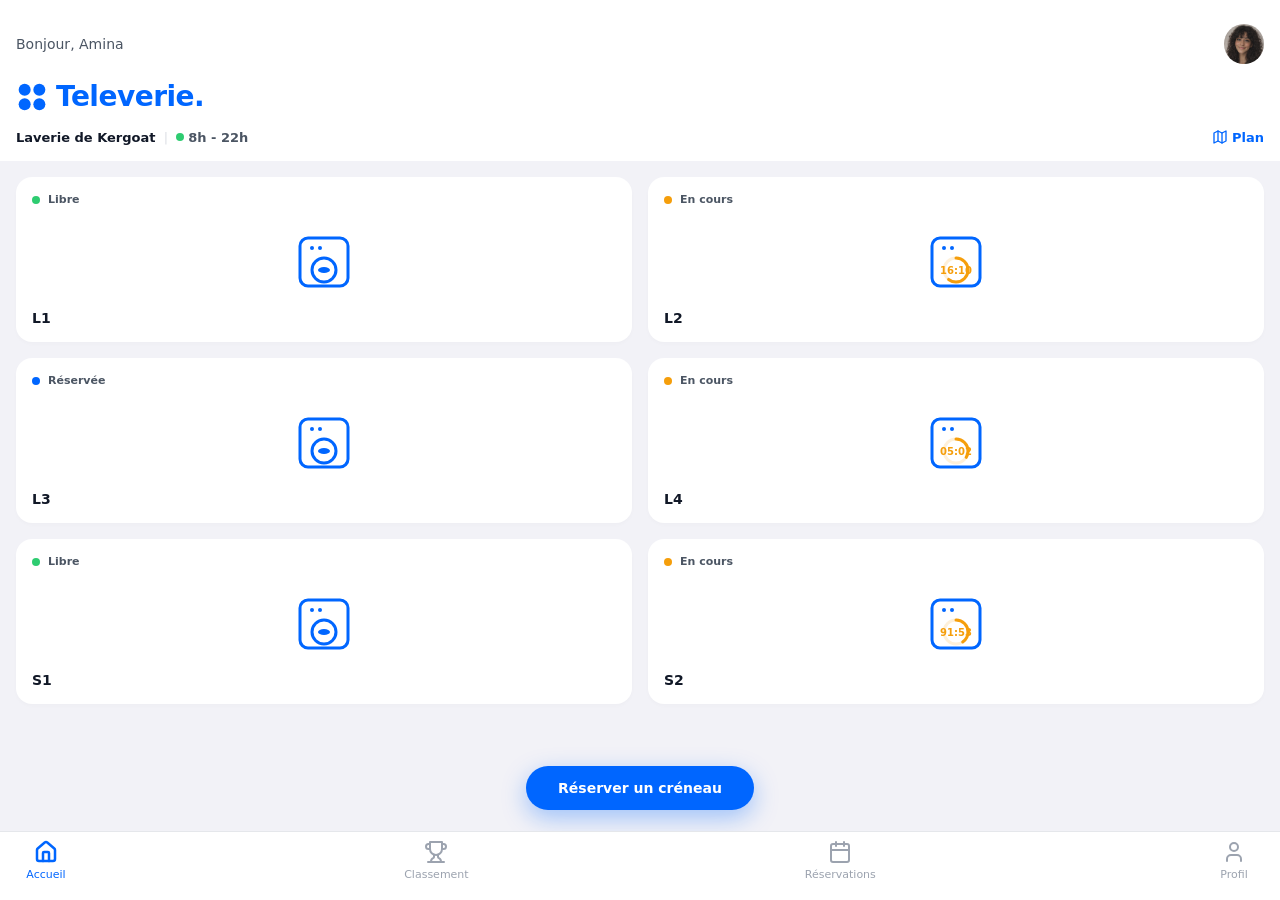
<file: index.html>
<!DOCTYPE html>
<html lang="fr">
<head>
    <meta charset="UTF-8">
    <meta name="viewport" content="width=device-width, initial-scale=1.0">
    <title>Televerie</title>

    <link rel="stylesheet" href="styles/global.css">
    <link rel="stylesheet" href="styles/bottom-nav.css">
    <link rel="stylesheet" href="styles/views/home.css">
    <link rel="stylesheet" href="styles/views/profile.css">
    <link rel="stylesheet" href="styles/views/ranking.css">
    <link rel="stylesheet" href="styles/views/reservations.css">
</head>
<body>
    <main id="app-view-placeholder"></main>
    <div id="bottom-nav-placeholder"></div>

    <script src="js/views/home.js"></script>
    <script src="js/views/profile.js"></script>
    <script src="js/views/ranking.js"></script>
    <script src="js/services/ranking.service.js"></script>
    <script src="js/services/reservations.service.js"></script>
    <script src="js/views/reservations.js"></script>
    <script src="js/app.js"></script>

</body>
</html>
</file>
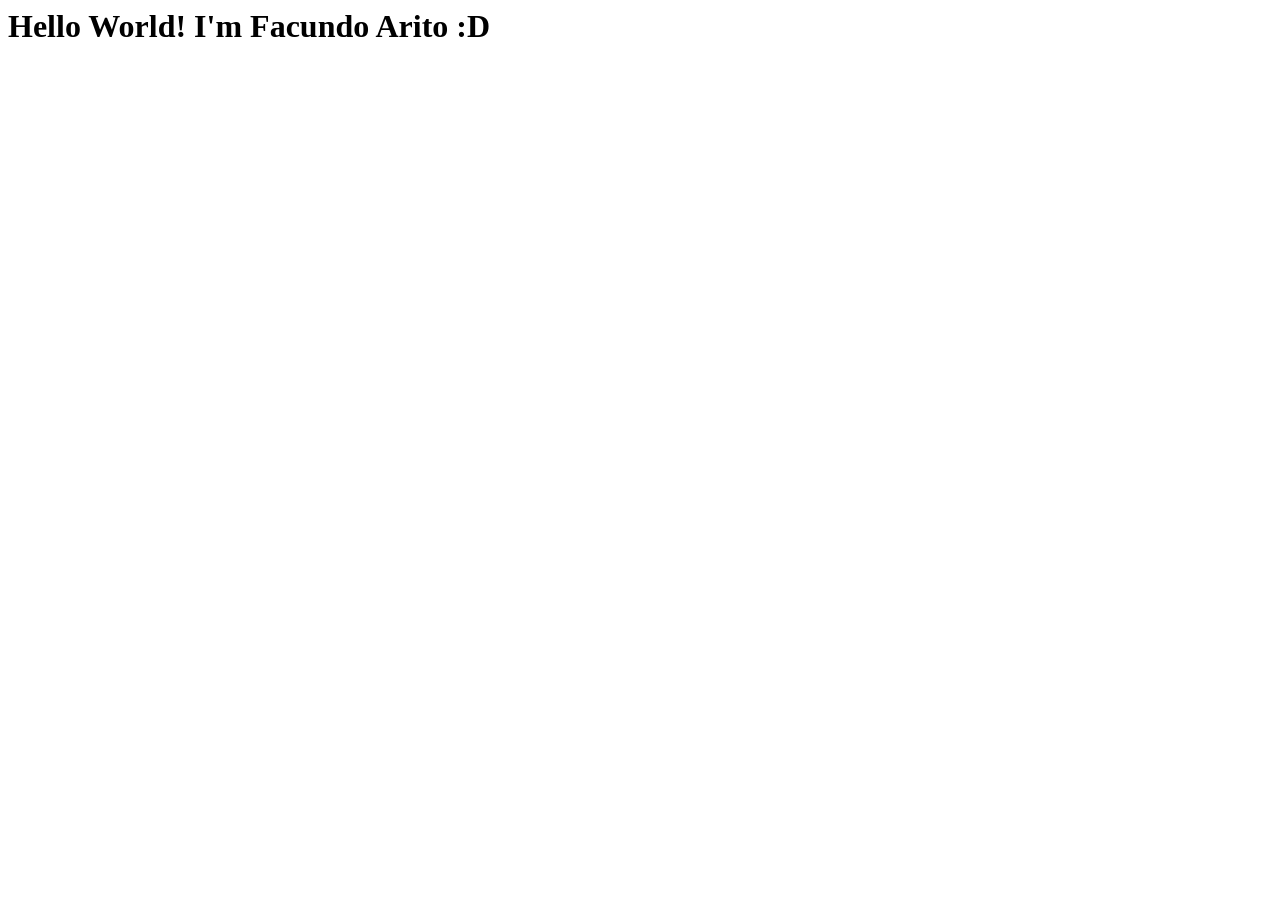
<file: src/.helloworld/helloworld_ARITO_Facundo.html>
<DOC>
<!DOCTYPE html>
<html lang="en">
<head>
    <meta charset="UTF-8">
    <meta name="viewport" content="width=device-width, initial-scale=1.0">
    <title>Hello World - Facundo Arito</title>
</head>
<body>
    <h1>Hello World! I'm Facundo Arito :D </h1>
</body>
</html>
</file>
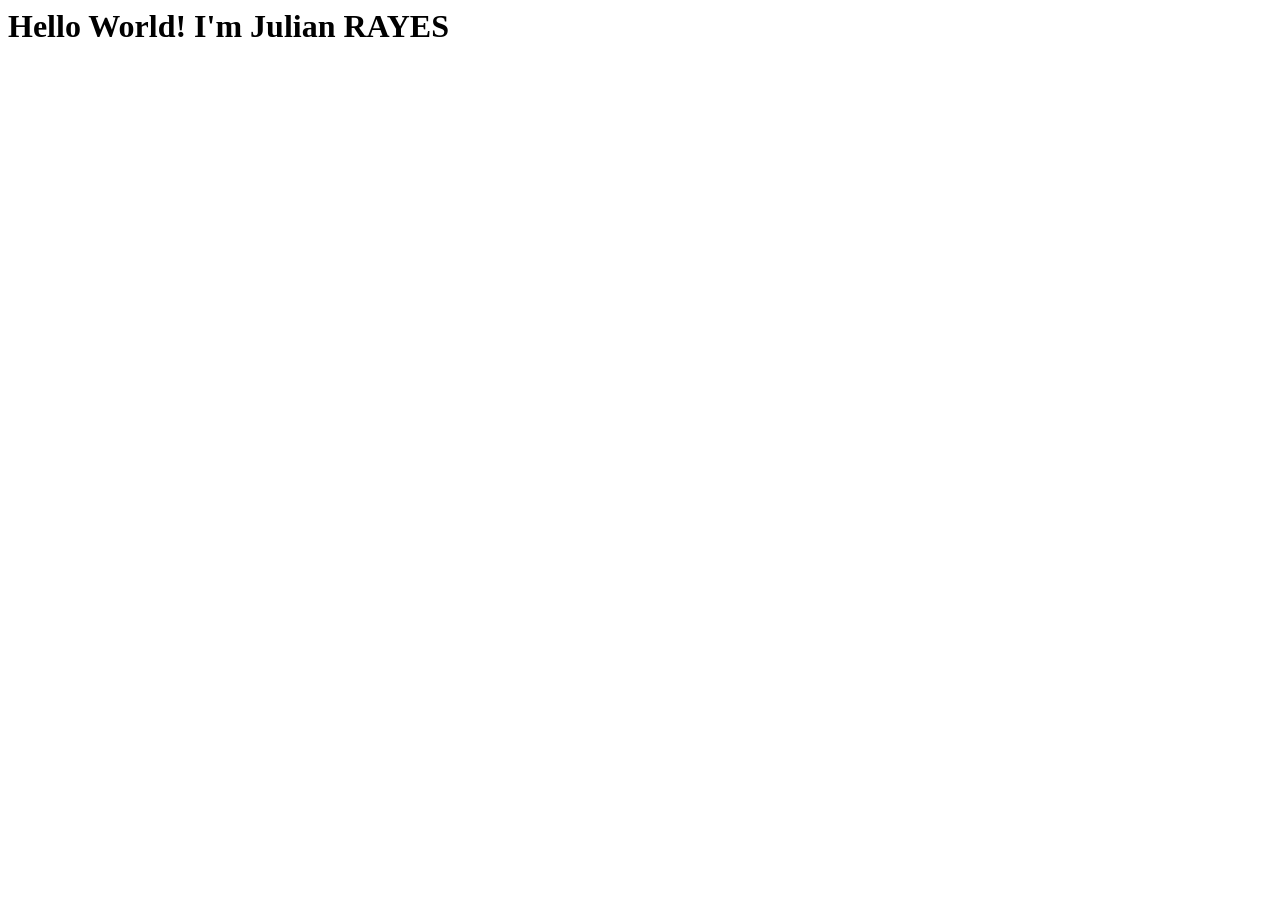
<file: src/.helloworld/helloworld_RAYES_Julian.html>
<DOC>
<!DOCTYPE html>
<html lang="en">
<head>
    <meta charset="UTF-8">
    <meta name="viewport" content="width=device-width, initial-scale=1.0">
    <title>Hello World - Julian RAYES</title>
</head>
<body>
    <h1>Hello World! I'm Julian RAYES</h1>
</body>
</html>
</file>
<file: styles/global.css>
:root {
  /* Brand Colors */
  --color-primary: #0066FF;
  
  /* Backgrounds */
  --color-bg-app: #F2F2F7; 
  --color-bg-surface: #ffffff; 
  
  /* Text */
  --color-text-primary: #111827; 
  --color-text-secondary: #4B5563; 
  
  /* ios native typography */
  --font-family-sans: system-ui, -apple-system, BlinkMacSystemFont, "Segoe UI", Roboto, sans-serif;
  --text-xs: 0.6875rem;
  --text-sm: 0.8125rem;
  --text-base: 0.875rem;
  --text-lg: 1.0625rem;
  --text-xl: 1.375rem;
  --text-2xl: 1.75rem;

  /* Edges */
  --radius-sm: 8px;        
  --radius-md: 14px;       
  --radius-lg: 16px;       
  --radius-xl: 28px;       
  --radius-full: 9999px;   

  /* Spacing */
  --space-1: 0.25rem;  
  --space-2: 0.5rem;   
  --space-3: 0.75rem;  
  --space-4: 1rem;     
  --space-6: 1.5rem;   
  --space-8: 2rem;     

  /* Text Muted */
  --color-text-muted: #9CA3AF;
  
  /* Borders  */
  --color-border-medium: #E5E7EB;


  /* Semantic Colors */
  --color-success: #2ECC71;
  --color-danger: #FF3B30;

  /* Font Weights */
  --font-weight-regular: 400;
  --font-weight-medium: 500;
  --font-weight-semibold: 600;
  --font-weight-bold: 700;

  /* Transitions */
  --view-enter-duration: 0.22s;
  --view-enter-offset: 10px;
}

* {
    box-sizing: border-box;
    margin: 0;
    padding: 0;
    -webkit-tap-highlight-color: transparent;
}

body {
    background-color: var(--color-bg-app);
    font-family: var(--font-family-sans);
    color: var(--color-text-primary);
    min-height: 100vh;
    user-select: none; 
    -webkit-user-select: none;
    overscroll-behavior-y: none;
}

button {
    min-height: 44px; /* Tamaño mínimo táctil por accesibilidad en Apple */
    min-width: 44px;
    cursor: pointer;
    border: none;
    background: none;
    font-family: inherit;
    color: inherit;
}

/* Ocultar la barra de desplazamiento globalmente */
* {
    -ms-overflow-style: none;  /* Para Internet Explorer y Edge antiguo */
    scrollbar-width: none;     /* Para Firefox */
}

*::-webkit-scrollbar {
    display: none;             /* Para Chrome, Safari, Opera y navegadores móviles */
}

#app-view-placeholder {
  position: relative;
  min-height: 100dvh;
  overflow-x: hidden;
}

.app-view {
  position: relative;
  width: 100%;
  animation: app-view-enter var(--view-enter-duration) ease-in-out both;
  will-change: opacity, left;
}

@keyframes app-view-enter {
  from {
    opacity: 0;
    left: var(--view-enter-offset);
  }
  to {
    opacity: 1;
    left: 0;
  }
}

@media (prefers-reduced-motion: reduce) {
  .app-view {
    animation: none;
  }
}
</file>
<file: styles/bottom-nav.css>
/* css/bottom-nav.css */
.bottom-nav {
    position: fixed;
    bottom: 0;
    left: 0;
    right: 0;
    background-color: rgba(255, 255, 255, 0.95);
    backdrop-filter: blur(24px);
    -webkit-backdrop-filter: blur(24px);
    border-top: 1px solid var(--color-border-medium);
    
    /* Esto es lo que rellena el espacio en blanco hasta abajo */
    padding-top: var(--space-2);
    padding-bottom: calc(var(--space-4) + env(safe-area-inset-bottom, 20px)); 
    z-index: 50;
}

.bottom-nav__container {
    display: flex;
    align-items: center;
    justify-content: space-between; /* Distribuye hacia los bordes */
    padding-left: var(--space-6);
    padding-right: var(--space-6);
}

.bottom-nav__item {
    display: flex;
    flex-direction: column;
    align-items: center;
    gap: var(--space-1);
    background: transparent;
    border: none;
    cursor: pointer;
    color: var(--color-text-muted); 
    transition: color 0.2s ease;
}

.bottom-nav__item svg {
    width: 24px;
    height: 24px;
}

.bottom-nav__item span {
    font-size: var(--text-xs); 
    font-weight: var(--font-weight-medium);
}

.bottom-nav__item:hover {
    color: var(--color-text-secondary); 
}

.bottom-nav__item--active {
    color: var(--color-primary); 
    font-weight: var(--font-weight-semibold);
}
</file>
<file: styles/views/home.css>
:root {
  --color-orange: #F59E0B; 
}

/* estructura general */
.view-home {
  display: flex;
  flex-direction: column;
  height: 100vh;
  padding-bottom: 90px; 
}

/* -header */
.home-header {
  background-color: var(--color-bg-surface);
  padding: var(--space-6) var(--space-4) var(--space-4);
  
}

.header-user {
  display: flex;
  justify-content: space-between;
  align-items: center;
  margin-bottom: var(--space-4);
}

.greeting {
  color: var(--color-text-secondary);
  font-size: var(--text-base);
  font-weight: var(--font-weight-medium);
}

.avatar {
  width: 40px;
  height: 40px;
  border-radius: var(--radius-full);
  object-fit: cover;
}

.header-brand {
  display: flex;
  align-items: center;
  gap: var(--space-2);
  margin-bottom: var(--space-4);
}

.brand-name {
  color: var(--color-primary);
  font-size: var(--text-2xl);
  font-weight: var(--font-weight-bold);
  letter-spacing: -0.5px;
}

.header-location {
  display: flex;
  align-items: center;
  gap: var(--space-2);
  font-size: var(--text-sm);
  font-weight: var(--font-weight-semibold);
  color: var(--color-text-primary);
}

.location-divider {
  color: var(--color-border-medium);
}

.location-time {
  color: var(--color-text-secondary);
  display: flex;
  align-items: center;
  gap: 4px;
}

.location-map {
  margin-left: auto;
  color: var(--color-primary);
  text-decoration: none;
  display: flex;
  align-items: center;
  gap: 4px;
}

/* datos de estado */
.status-dot {
  width: 8px;
  height: 8px;
  border-radius: var(--radius-full);
  display: inline-block;
}
.dot-green { background-color: var(--color-success); }
.dot-orange { background-color: var(--color-orange); }
.dot-blue { background-color: var(--color-primary); }

/* grilla */
.home-main {
  background-color: var(--color-bg-app);
  flex: 1;
  padding: var(--space-4);
  position: relative;
}

.machines-grid {
  display: grid;
  grid-template-columns: repeat(2, 1fr);
  gap: var(--space-4);
}

.machine-card {
  background-color: var(--color-bg-surface);
  border-radius: var(--radius-lg);
  padding: var(--space-4);
  display: flex;
  flex-direction: column;
  box-shadow: 0 2px 4px rgba(0,0,0,0.02);
}

.machine-status {
  display: flex;
  align-items: center;
  gap: var(--space-2);
  font-size: var(--text-xs);
  font-weight: var(--font-weight-semibold);
  color: var(--color-text-secondary);
  margin-bottom: var(--space-6);
}

.machine-icon {
  display: flex;
  justify-content: center;
  margin-bottom: var(--space-4);
}

.machine-name {
  font-size: var(--text-base);
  font-weight: var(--font-weight-semibold);
  color: var(--color-text-primary);
}

/* boton flotante */
.cta-container {
  position: fixed;
  bottom: 90px; 
  left: 0;
  width: 100%;
  display: flex;
  justify-content: center;
  pointer-events: none; 
}

.btn-primary-pill {
  pointer-events: auto;
  background-color: var(--color-primary);
  color: #ffffff;
  font-size: var(--text-base);
  font-weight: var(--font-weight-semibold);
  padding: 14px 32px;
  border-radius: var(--radius-xl);
  box-shadow: 0 8px 24px rgba(0, 102, 255, 0.35); 
  transition: transform 0.1s ease, box-shadow 0.1s ease;
}

.btn-primary-pill:active {
  transform: scale(0.96);
  box-shadow: 0 4px 12px rgba(0, 102, 255, 0.35);
}

/* modal del mapa */
.map-modal {
  position: fixed;
  top: 0;
  left: 0;
  width: 100%;
  height: 100%;
  z-index: 2000;
  display: flex;
  align-items: center;
  justify-content: center;
}

.map-modal[hidden] {
  display: none !important;
}

.map-modal__backdrop {
  position: absolute;
  top: 0;
  left: 0;
  width: 100%;
  height: 100%;
  background-color: rgba(0, 0, 0, 0.4);
  backdrop-filter: blur(4px); /* Difumina el fondo de atrás */
}

.map-modal__content {
  position: relative;
  width: 90%;
  max-width: 400px;
  background-color: var(--color-bg-surface);
  border-radius: var(--radius-xl);
  overflow: hidden;
  box-shadow: 0 20px 25px -5px rgba(0, 0, 0, 0.1), 0 10px 10px -5px rgba(0, 0, 0, 0.04);
  z-index: 2001;
  display: flex;
  flex-direction: column;
}

.map-modal__header {
  display: flex;
  justify-content: space-between;
  align-items: center;
  padding: var(--space-4) var(--space-6);
  border-bottom: 1px solid var(--color-border-medium);
}

.map-modal__title {
  font-size: var(--text-lg);
  font-weight: var(--font-weight-bold);
  color: var(--color-text-primary);
}

.map-modal__close {
  font-size: 28px;
  color: var(--color-text-secondary);
  background: none;
  border: none;
  cursor: pointer;
  line-height: 1;
  padding: 0;
}

.map-modal__body {
  width: 100%;
  height: 350px;
  background-color: #f0f0f0;
}

/* modal profil */
.custom-modal {
  position: fixed;
  top: 0; left: 0; width: 100%; height: 100%;
  z-index: 2000;
  display: flex; align-items: center; justify-content: center;
}

.custom-modal[hidden] {
  display: none !important;
}

.custom-modal__backdrop {
  position: absolute; top: 0; left: 0; width: 100%; height: 100%;
  background-color: rgba(0, 0, 0, 0.4);
  backdrop-filter: blur(4px);
}

.custom-modal__content {
  position: relative;
  width: 90%; max-width: 360px;
  background-color: var(--color-bg-app); /* fond gris clair */
  border-radius: var(--radius-xl);
  padding: var(--space-6);
  box-shadow: 0 10px 25px rgba(0,0,0,0.15);
  z-index: 2001;
}

.profile-quick-view__layout {
  display: flex;
  align-items: center;
  gap: var(--space-4);
}

/* circle bleu autour de la photo */
.profile-quick-view__avatar-wrapper {
  width: 80px; height: 80px;
  border-radius: 50%;
  border: 3px solid var(--color-primary);
  padding: 3px;
  background-color: transparent;
  flex-shrink: 0;
}

.profile-quick-view__avatar {
  width: 100%; height: 100%;
  border-radius: 50%;
  object-fit: cover;
}

.profile-quick-view__details {
  display: flex;
  flex-direction: column;
  gap: 8px;
  flex: 1;
}

.profile-quick-view__badge {
  background-color: var(--color-bg-surface);
  padding: 8px 12px;
  border-radius: var(--radius-md);
  font-size: 11px;
  color: var(--color-text-secondary);
  white-space: nowrap;
  overflow: hidden;
  text-overflow: ellipsis;
}

.profile-quick-view__badge.font-bold {
  font-weight: var(--font-weight-bold);
  color: var(--color-text-primary);
  font-size: var(--text-sm);
}
</file>
<file: styles/views/profile.css>
.profile-wrapper {
    position: relative;
    width: 100%;
    overflow: hidden;
}

.profile-view {
    padding: var(--space-4) var(--space-6) 100px;
    display: flex;
    flex-direction: column;
    gap: var(--space-6);
}

.profile-view:not(.profile-view--root) {
    animation: fadeIn 0.2s ease-in-out;
    will-change: transform, opacity;
}

.profile-view--hidden {
    display: none !important;
}

@keyframes fadeIn {
    from { opacity: 0; transform: translateX(10px); }
    to { opacity: 1; transform: translateX(0); }
}
.profile-header {
    display: flex;
    justify-content: space-between;
    align-items: center;
    margin-top: var(--space-4);
}

.profile-sub-header {
    display: flex;
    align-items: center;
    gap: var(--space-3);
    margin-top: var(--space-4);
}

.profile-back-btn {
    display: flex;
    align-items: center;
    justify-content: center;
    color: var(--color-text-primary);
    margin-left: -var(--space-2);
}

.profile-header__title {
    font-size: var(--text-2xl);
    font-weight: var(--font-weight-bold);
    color: var(--color-text-primary);
}

/* User Info */
.profile-user {
    display: flex;
    align-items: center;
    gap: var(--space-4);
    margin-bottom: var(--space-2);
}

.profile-user__avatar-wrapper {
    width: 80px;
    height: 80px;
    border-radius: var(--radius-full);
    border: 3px solid var(--color-primary);
    padding: 2px;
}

.profile-user__avatar {
    width: 100%;
    height: 100%;
    border-radius: var(--radius-full);
    object-fit: cover;
}

.profile-user__details {
    display: flex;
    flex-direction: column;
    gap: var(--space-2);
    flex: 1;
}

.profile-user__field {
    background: var(--color-bg-surface);
    border: 1px solid var(--color-border-medium);
    padding: var(--space-2) var(--space-3);
    border-radius: var(--radius-md);
    font-size: var(--text-sm);
    color: var(--color-text-secondary);
}

.profile-user__field--bold {
    font-weight: var(--font-weight-bold);
    color: var(--color-text-primary);
}

/* Menu */
.profile-menu {
    display: flex;
    flex-direction: column;
}

.profile-menu__item {
    display: flex;
    justify-content: space-between;
    align-items: center;
    padding: var(--space-4) 0;
    font-size: var(--text-sm);
    font-weight: var(--font-weight-medium);
    color: var(--color-text-secondary);
    border-bottom: 1px solid var(--color-border-medium);
}

/* Tarjetas de pago */
.payment-card {
    background: linear-gradient(135deg, #1a202c 0%, #2d3748 100%);
    color: white;
    border-radius: var(--radius-lg);
    padding: var(--space-4);
    margin-bottom: var(--space-3);
    display: flex;
    flex-direction: column;
    gap: var(--space-4);
}

.payment-card__number {
    font-family: monospace;
    font-size: var(--text-lg);
    letter-spacing: 2px;
}

/* Items del Historial */
.history-item {
    background: var(--color-bg-surface);
    border-radius: var(--radius-md);
    padding: var(--space-3);
    display: flex;
    justify-content: space-between;
    align-items: center;
    margin-bottom: var(--space-2);
    box-shadow: 0 1px 3px rgba(0,0,0,0.05);
}

@keyframes fadeIn {
    from { opacity: 0; transform: translateX(10px); }
    to { opacity: 1; transform: translateX(0); }
}

/* =========================================
   NOTIFICATIONS
   ========================================= */
.notif-card {
    border-radius: var(--radius-lg);
    padding: var(--space-4);
    margin-bottom: var(--space-3);
    border-left: 4px solid;
    box-shadow: 0 1px 3px rgba(0,0,0,0.05);
}
.notif-title {
    font-weight: var(--font-weight-bold);
    font-size: var(--text-base);
    margin-bottom: var(--space-1);
}
.notif-message {
    font-size: var(--text-sm);
    line-height: 1.4;
}
.notif-date {
    font-size: var(--text-xs);
    margin-top: var(--space-3);
    opacity: 0.7;
}

/* Tintes según el tipo */
.notif-card--error { background-color: #fef2f2; border-color: #ef4444; color: #7f1d1d; }
.notif-card--success { background-color: #f0fdf4; border-color: #22c55e; color: #14532d; }
.notif-card--info { background-color: #eff6ff; border-color: #3b82f6; color: #1e3a8a; }
.notif-card--warning { background-color: #fffbeb; border-color: #f59e0b; color: #78350f; }

/* =========================================
   PARAMÈTRES
   ========================================= */
.settings-group__title {
    font-size: var(--text-sm);
    color: var(--color-text-muted);
    font-weight: var(--font-weight-bold);
    text-transform: uppercase;
    letter-spacing: 0.05em;
    margin-bottom: var(--space-3);
}
.settings-item {
    display: flex;
    justify-content: space-between;
    align-items: center;
    padding: var(--space-3) 0;
    border-bottom: 1px solid var(--color-border-medium);
    font-size: var(--text-base);
    color: var(--color-text-primary);
}

/* Toggle Switch estilo iOS */
.toggle-switch {
    width: 44px;
    height: 24px;
    background-color: #cbd5e1;
    border-radius: 99px;
    position: relative;
    cursor: pointer;
    transition: background-color 0.3s ease;
}
.toggle-switch::after {
    content: '';
    position: absolute;
    width: 20px;
    height: 20px;
    background-color: white;
    border-radius: 50%;
    top: 2px;
    left: 2px;
    transition: transform 0.3s cubic-bezier(0.4, 0.0, 0.2, 1);
    box-shadow: 0 1px 2px rgba(0,0,0,0.2);
}
.toggle-switch.active {
    background-color: var(--color-primary);
}
.toggle-switch.active::after {
    transform: translateX(20px);
}

.settings-danger-btn {
    width: 100%;
    padding: var(--space-3);
    color: #ef4444;
    border: 1px solid #ef4444;
    border-radius: var(--radius-md);
    background: transparent;
    font-weight: var(--font-weight-bold);
    text-align: center;
}

/* =========================================
   AIDE & SUPPORT
   ========================================= */
.support-card {
    background-color: #eff6ff;
    border: 1px solid #bfdbfe;
    border-radius: var(--radius-lg);
    padding: var(--space-4);
    text-align: center;
    display: flex;
    flex-direction: column;
    align-items: center;
    gap: var(--space-2);
}
.support-card h3 {
    color: #1e3a8a;
    font-weight: var(--font-weight-bold);
    font-size: var(--text-lg);
}
.support-card p {
    color: #3b82f6;
    font-size: var(--text-sm);
    margin-bottom: var(--space-2);
}
.support-btn-primary {
    background-color: var(--color-primary);
    color: white;
    padding: var(--space-3) var(--space-6);
    border-radius: var(--radius-full);
    font-weight: var(--font-weight-bold);
    width: 100%;
}
.mb-2 { margin-bottom: 8px; }
</file>
<file: styles/views/ranking.css>
.ranking {
  display: flex;
  flex-direction: column;
  height: 100%;
  padding-bottom: 6rem; /* Espacio para el bottom-nav */
}

.ranking__header {
  background-color: var(--color-bg-surface);
  padding-top: max(var(--space-8), env(safe-area-inset-top)); /* Soporte para el Notch de iOS */
  padding-bottom: var(--space-6);
  padding-left: var(--space-6);
  padding-right: var(--space-6);
  box-shadow: 0 1px 2px rgba(0, 0, 0, 0.05);
}

.ranking__title {
  font-size: var(--text-2xl);
  font-weight: var(--font-weight-bold);
  color: var(--color-text-primary);
}

.ranking__score-section {
  padding: var(--space-6) var(--space-6) 0 var(--space-6);
}

.ranking__score-card {
  background-color: var(--color-bg-surface);
  border-radius: 20px;
  padding: var(--space-8);
  box-shadow: 0 2px 12px rgba(0,0,0,0.05);
  margin-bottom: var(--space-6);
  display: flex;
  flex-direction: column;
  align-items: center;
}

.ranking__gauge-container {
  position: relative;
  width: 12rem; 
  height: 12rem;
  margin-bottom: var(--space-6);
}

.ranking__gauge-svg {
  width: 100%;
  height: 100%;
  transform: rotate(-90deg);
}

.ranking__gauge-bg {
  fill: none;
  stroke: var(--color-bg-app);
  stroke-width: 16;
}

.ranking__gauge-progress {
  fill: none;
  stroke: var(--color-primary);
  stroke-width: 16;
  stroke-linecap: round;
  stroke-dasharray: 0 534; 
  transition: stroke-dasharray 1s ease-out; /* Animación fluida de la barra */
}

.ranking__score-content {
  position: absolute;
  inset: 0;
  display: flex;
  flex-direction: column;
  align-items: center;
  justify-content: center;
}

.ranking__score-value {
  font-size: 3rem; /* Equivalente a 48px */
  font-weight: var(--font-weight-bold);
  color: var(--color-text-primary);
  line-height: 1;
}

.ranking__score-label {
  font-size: var(--text-md);
  color: var(--color-text-muted);
}

.ranking__score-message {
  font-size: var(--text-md);
  color: var(--color-text-secondary);
  text-align: center;
}

.ranking__leaderboard {
  padding: 0 var(--space-6) var(--space-6) var(--space-6);
}

.ranking__leaderboard-title {
  font-size: 1.25rem; 
  font-weight: var(--font-weight-bold);
  color: var(--color-text-primary);
  margin-bottom: var(--space-4);
}

.ranking__list {
  display: flex;
  flex-direction: column;
  gap: var(--space-2);
}

.ranking__item {
  border-radius: var(--radius-lg);
  padding: var(--space-4);
  display: flex;
  align-items: center;
  gap: var(--space-4);
  background-color: var(--color-bg-surface);
  box-shadow: 0 2px 12px rgba(0,0,0,0.05);
  transition: transform 0.2s ease;
}

.ranking__item--current {
  background-color: var(--color-text-primary);
  color: var(--color-bg-surface);
  box-shadow: 0 4px 16px rgba(0,0,0,0.15);
}

.ranking__item-badge {
  flex-shrink: 0;
  width: 2.5rem; 
  height: 2.5rem;
  border-radius: var(--radius-full);
  display: flex;
  align-items: center;
  justify-content: center;
  font-weight: var(--font-weight-bold);
  font-size: var(--text-md);
  background-color: var(--color-bg-app);
  color: var(--color-text-secondary);
}

/* Gradientes extraídos del diseño original */
.ranking__item-badge--1 { background: linear-gradient(135deg, #FFD700 0%, #FFA500 100%); color: white; }
.ranking__item-badge--2 { background: linear-gradient(135deg, #C0C0C0 0%, #808080 100%); color: white; }
.ranking__item-badge--3 { background: linear-gradient(135deg, #CD7F32 0%, #8B4513 100%); color: white; }
.ranking__item-badge--current { background-color: var(--color-primary); color: white; }

.ranking__item-avatar-wrapper {
  width: 3rem; 
  height: 3rem;
  border-radius: var(--radius-full);
  overflow: hidden;
  box-shadow: 0 0 0 2px rgba(255,255,255,0.2);
}

.ranking__item-avatar {
  width: 100%;
  height: 100%;
  object-fit: cover;
}

.ranking__item-info {
  flex: 1;
  min-width: 0;
}

.ranking__item-name {
  font-weight: var(--font-weight-semibold);
  font-size: var(--text-md);
  white-space: nowrap;
  overflow: hidden;
  text-overflow: ellipsis;
}

.ranking__item:not(.ranking__item--current) .ranking__item-name {
  color: var(--color-text-primary);
}

.ranking__item-residence {
  font-size: var(--text-sm);
  white-space: nowrap;
  overflow: hidden;
  text-overflow: ellipsis;
  color: var(--color-text-muted);
}

.ranking__item--current .ranking__item-residence {
  color: #D1D5DB; 
}

.ranking__item-score {
  font-weight: var(--font-weight-bold);
  font-size: var(--text-lg);
  color: var(--color-primary);
}

.ranking__item--current .ranking__item-score {
  color: var(--color-bg-surface);
}

/* Modificación al header para alinear el nuevo botón */
.ranking__header {
  display: flex;
  justify-content: space-between;
  align-items: center;
  /* El resto de tus estilos de header se mantienen igual */
  background-color: var(--color-bg-surface);
  padding-top: max(var(--space-8), env(safe-area-inset-top)); 
  padding-bottom: var(--space-6);
  padding-left: var(--space-6);
  padding-right: var(--space-6);
  box-shadow: 0 1px 2px rgba(0, 0, 0, 0.05);
}

.ranking__help-btn {
  width: 28px;
  height: 28px;
  border-radius: var(--radius-full);
  background-color: var(--color-bg-app);
  color: var(--color-text-muted);
  display: flex;
  align-items: center;
  justify-content: center;
  transition: all 0.2s ease;
}

.ranking__help-btn:active {
  background-color: var(--color-border-medium);
  color: var(--color-text-secondary);
  transform: scale(0.95);
}

.ranking__help-btn svg {
  width: 18px;
  height: 18px;
}

/* =========================================
   Bottom Sheet (Popup de Políticas)
   ========================================= */

.ranking__policy-overlay {
  position: fixed;
  inset: 0;
  background-color: rgba(0, 0, 0, 0.5); /* Oscurecemos un poco más para centrar la atención */
  backdrop-filter: blur(4px);
  -webkit-backdrop-filter: blur(4px);
  z-index: 100;
  
  /* CAMBIO CLAVE: Centrado Flexbox */
  display: flex;
  justify-content: center; /* Centrado horizontal */
  align-items: center;     /* Centrado vertical */
  padding: var(--space-6); /* Margen de seguridad para que no toque los bordes en pantallas pequeñas */
  
  /* Oculto por defecto (Mantenemos lógica de fundido) */
  opacity: 0;
  pointer-events: none;
  transition: opacity 0.3s ease;
}

.ranking__policy-sheet {
  /* CAMBIO CLAVE: Comportamiento de ventana */
  width: 100%;
  max-width: 400px; /* Ancho máximo para que no se vea gigante en tablets/escritorio */
  background-color: var(--color-bg-surface);
  
  /* CAMBIO CLAVE: Bordes redondeados completos */
  border-radius: 28px; 
  
  /* Ajuste de padding: Estandarizado, ya no necesitamos el extra bottom de iOS */
  padding: var(--space-8) var(--space-6);
  
  /* Sombra más pronunciada para dar efecto de elevación central */
  box-shadow: 0 10px 25px rgba(0,0,0,0.2);
  
  /* CAMBIO CLAVE: Animación de escalado sutil (Aparece desde el centro) */
  transform: scale(0.9);
  transition: transform 0.3s cubic-bezier(0.34, 1.56, 0.64, 1); /* Efecto "back" sutil al aparecer */
}

/* Clases dinámicas añadidas por JS */
.ranking__policy-overlay--active {
  opacity: 1;
  pointer-events: auto;
}

.ranking__policy-overlay--active .ranking__policy-sheet {
  /* CAMBIO CLAVE: Escala normal al estar activo */
  transform: scale(1);
}

/* --- Resto de estilos internos del modal (Mantenemos igual) --- */

.ranking__policy-title {
  font-size: var(--text-xl);
  font-weight: var(--font-weight-bold);
  color: var(--color-text-primary);
  margin-bottom: var(--space-2);
  text-align: center; /* Centramos el título también */
}

.ranking__policy-intro {
  font-size: var(--text-md);
  color: var(--color-text-secondary);
  margin-bottom: var(--space-6);
  text-align: center; /* Centramos la intro */
}

.ranking__policy-list {
  list-style: none;
  display: flex;
  flex-direction: column;
  gap: var(--space-4);
  margin-bottom: var(--space-8);
}

.ranking__policy-item {
  font-size: var(--text-sm);
  color: var(--color-text-secondary);
  line-height: 1.5;
  background-color: var(--color-bg-app);
  padding: var(--space-4);
  border-radius: var(--radius-md);
}

.ranking__policy-item strong {
  display: block;
  font-size: var(--text-md);
  color: var(--color-text-primary);
  margin-bottom: var(--space-1);
}

.ranking__policy-close {
  width: 100%;
  background-color: var(--color-primary);
  color: white;
  font-weight: var(--font-weight-semibold);
  font-size: var(--text-md);
  padding: var(--space-4);
  border-radius: var(--radius-lg);
  transition: background-color 0.2s ease, transform 0.1s ease;
}

.ranking__policy-close:active {
  background-color: var(--color-primary-hover, #0052CC);
  transform: scale(0.98);
}
</file>
<file: styles/views/reservations.css>
.reservations-modal-layer[hidden] {
    display: none !important;
}

.reservations-modal-layer {
    position: fixed;
    top: 0;
    left: 0;
    width: 100vw;
    height: 100dvh;
    z-index: 1000;
    display: grid;
    place-items: center;
    padding:
        max(var(--space-4), env(safe-area-inset-top))
        var(--space-4)
        max(calc(5rem + env(safe-area-inset-bottom)), var(--space-4));
    overflow-y: auto;
}

.reservations-modal-layer__backdrop {
    position: absolute;
    inset: 0;
    background: rgba(15, 23, 42, 0.18);
    backdrop-filter: blur(18px);
    -webkit-backdrop-filter: blur(18px);
}

.reservations-modal {
    position: relative;
    width: min(100%, 420px);
    max-height: min(88dvh, 760px);
    overflow: auto;
    margin: 0 auto;
    background: rgba(255, 255, 255, 0.95);
    border-radius: 28px;
    box-shadow: 0 20px 48px rgba(15, 23, 42, 0.18);
    z-index: 1;
    padding: 10px var(--space-4) var(--space-4);
    overscroll-behavior: contain;
}

body.reservations-modal-open {
    overflow: hidden;
}

.reservations-view {
    width: 100%;
    min-height: 100dvh;
    padding:
        var(--space-6)
        var(--space-4)
        calc(7rem + env(safe-area-inset-bottom, 20px));
    background-color: var(--color-bg-app);
}

.reservations-view__content {
    width: 100%;
    max-width: 430px;
    margin: 0 auto;
}

.reservations-view__header {
    margin-bottom: var(--space-4);
}

.reservations-view__title {
    font-size: var(--text-2xl);
    line-height: 1.15;
    font-weight: var(--font-weight-bold);
    color: var(--color-text-primary);
}

.reservations-card {
    background-color: var(--color-bg-surface);
    border-radius: var(--radius-xl);
    padding: var(--space-6);
    box-shadow: 0 8px 24px rgba(17, 24, 39, 0.06);
}

.reservations-card + .reservations-card {
    margin-top: var(--space-4);
}

.reservations-card--highlight {
    background: linear-gradient(135deg, #0f1f3d 0%, #1f314f 100%);
    color: #ffffff;
}

.reservations-card--clickable {
    cursor: pointer;
}

.reservations-card__header {
    display: flex;
    align-items: baseline;
    justify-content: space-between;
    gap: var(--space-3);
    margin-bottom: var(--space-4);
}

.reservations-card__title {
    font-size: var(--text-xl);
    line-height: 1.2;
    font-weight: var(--font-weight-bold);
    color: var(--color-text-primary);
}

.reservations-card__subtitle {
    flex-shrink: 0;
    font-size: var(--text-sm);
    line-height: 1.2;
    color: var(--color-text-muted);
    text-transform: capitalize;
}

.reservations-card__eyebrow {
    display: flex;
    align-items: center;
    gap: var(--space-2);
    margin-bottom: var(--space-3);
    font-size: var(--text-base);
    color: rgba(255, 255, 255, 0.78);
}

.reservations-card__eyebrow-icon {
    display: inline-flex;
    width: 18px;
    height: 18px;
    color: var(--color-primary);
    flex-shrink: 0;
}

.reservations-card__eyebrow-icon svg {
    width: 100%;
    height: 100%;
}

.reservations-card__meta {
    font-size: var(--text-base);
    line-height: 1.35;
    color: rgba(255, 255, 255, 0.78);
}

.reservations-countdown {
    display: flex;
    align-items: flex-end;
    gap: var(--space-2);
    margin-bottom: var(--space-3);
}

.reservations-countdown.is-empty {
    align-items: center;
}

.reservations-countdown__value {
    font-size: clamp(2.5rem, 8vw, 3.4rem);
    line-height: 0.95;
    font-weight: 800;
    letter-spacing: -0.04em;
}

.reservations-countdown.is-empty .reservations-countdown__value {
    font-size: clamp(1.5rem, 6vw, 2rem);
    line-height: 1.2;
    letter-spacing: -0.02em;
}

.reservations-countdown__unit {
    padding-bottom: 0.45rem;
    font-size: var(--text-lg);
    line-height: 1;
    color: rgba(255, 255, 255, 0.72);
}

.reservations-calendar {
    width: 100%;
}

.reservations-calendar__weekdays,
.reservations-calendar__grid,
.reservations-picker__weekdays,
.reservations-picker__calendar-grid {
    display: grid;
    grid-template-columns: repeat(7, minmax(0, 1fr));
    gap: 0.375rem;
}

.reservations-calendar__weekdays,
.reservations-picker__weekdays {
    margin-bottom: 0.375rem;
}

.reservations-calendar__weekdays span,
.reservations-picker__weekdays span {
    text-align: center;
    font-size: var(--text-sm);
    line-height: 1.2;
    color: var(--color-text-secondary);
}

.reservations-calendar__empty,
.reservations-picker__calendar-empty {
    aspect-ratio: 1 / 1;
    width: 100%;
}

.reservations-calendar__day,
.reservations-picker__day,
.reservations-time-slots__item,
.reservations-picker__month-button,
.reservations-button,
.reservations-modal__close {
    min-width: 0;
    min-height: 0;
}

.reservations-calendar__day {
    width: 100%;
    max-width: none;
    height: auto;
    aspect-ratio: 1 / 1;
    border-radius: 12px;
    display: inline-flex;
    align-items: center;
    justify-content: center;
    font-size: var(--text-base);
    font-weight: var(--font-weight-semibold);
    line-height: 1;
    color: #26405f;
    background-color: transparent;
    transition: transform 0.15s ease, background-color 0.15s ease, color 0.15s ease, box-shadow 0.15s ease;
}

.reservations-calendar__day:hover:not(:disabled) {
    transform: translateY(-1px);
}

.reservations-calendar__day.is-selected:not(.is-recommended):not(.is-unavailable) {
    background-color: #eef2f8;
    color: var(--color-text-primary);
    box-shadow: inset 0 0 0 1px #d7deea;
}

.reservations-calendar__day.is-recommended {
    background-color: var(--color-primary);
    color: #ffffff;
}

.reservations-calendar__day.is-unavailable {
    background-color: var(--color-danger);
    color: #ffffff;
}

.reservations-calendar__day.is-past {
    color: #c2c8d3;
    cursor: default;
}

.reservations-legend {
    display: flex;
    flex-direction: column;
    gap: var(--space-2);
    margin-top: var(--space-4);
    padding-top: var(--space-4);
    border-top: 1px solid var(--color-border-medium);
}

.reservations-legend__item {
    display: flex;
    align-items: center;
    gap: var(--space-2);
    font-size: var(--text-base);
    line-height: 1.3;
    color: var(--color-text-secondary);
}

.reservations-legend__dot {
    width: 10px;
    height: 10px;
    border-radius: 3px;
    flex-shrink: 0;
}

.reservations-legend__dot--recommended {
    background-color: var(--color-primary);
}

.reservations-legend__dot--unavailable {
    background-color: var(--color-danger);
}

.reservations-demand {
    display: grid;
    grid-template-columns: repeat(7, minmax(0, 1fr));
    gap: 0.375rem;
    align-items: end;
    min-height: 12.5rem;
}

.reservations-demand__column {
    display: flex;
    flex-direction: column;
    align-items: center;
    gap: 0.375rem;
}

.reservations-demand__value {
    min-height: 1rem;
    font-size: var(--text-sm);
    line-height: 1;
    color: var(--color-text-muted);
}

.reservations-demand__bar-wrap {
    width: 100%;
    height: 8rem;
    display: flex;
    align-items: flex-end;
    justify-content: center;
}

.reservations-demand__bar {
    width: 100%;
    max-width: 28px;
    min-height: 18px;
    border-radius: 12px 12px 0 0;
    background-color: #dce8ff;
}

.reservations-demand__bar.is-peak {
    background-color: var(--color-primary);
}

.reservations-demand__label {
    font-size: var(--text-base);
    line-height: 1;
    color: var(--color-text-secondary);
}

.reservations-history {
    display: flex;
    flex-direction: column;
    gap: var(--space-4);
}

.reservations-history__item {
    display: grid;
    grid-template-columns: auto minmax(0, 1fr) auto;
    gap: var(--space-3);
    align-items: center;
}

.reservations-history__icon {
    width: 42px;
    height: 42px;
    border-radius: 9999px;
    background-color: #f1f3f7;
    color: #5d677b;
    display: flex;
    align-items: center;
    justify-content: center;
    flex-shrink: 0;
}

.reservations-history__icon svg {
    width: 22px;
    height: 22px;
}

.reservations-history__main {
    min-width: 0;
}

.reservations-history__title-row {
    display: flex;
    align-items: baseline;
    gap: 0.35rem;
    flex-wrap: wrap;
    margin-bottom: 0.25rem;
}

.reservations-history__machine {
    font-size: var(--text-lg);
    line-height: 1.1;
    font-weight: var(--font-weight-bold);
    color: var(--color-text-primary);
}

.reservations-history__duration {
    font-size: var(--text-base);
    line-height: 1.2;
    color: var(--color-text-secondary);
}

.reservations-history__date {
    font-size: var(--text-base);
    line-height: 1.3;
    color: #7b86a0;
}

.reservations-history__side {
    text-align: right;
    flex-shrink: 0;
}

.reservations-history__price {
    margin-bottom: 0.25rem;
    font-size: var(--text-lg);
    line-height: 1.1;
    font-weight: var(--font-weight-bold);
    color: var(--color-text-primary);
}

.reservations-history__status {
    display: inline-flex;
    align-items: center;
    gap: 0.25rem;
    font-size: var(--text-base);
    line-height: 1.2;
    font-weight: var(--font-weight-semibold);
}

.reservations-history__status svg {
    width: 16px;
    height: 16px;
}

.reservations-history__status.is-done {
    color: var(--color-success);
}

.reservations-history__status.is-cancelled {
    color: var(--color-danger);
}

.reservations-modal-layer {
    position: fixed;
    inset: 0;
    z-index: 200;
    display: flex;
    align-items: center;
    justify-content: center;
    padding: var(--space-4);
}

.reservations-modal-layer__backdrop {
    position: absolute;
    inset: 0;
    background: rgba(15, 23, 42, 0.18);
    backdrop-filter: blur(18px);
    -webkit-backdrop-filter: blur(18px);
}

.reservations-modal {
    position: relative;
    width: min(100%, 420px);
    max-height: min(88dvh, 760px);
    overflow: auto;
    background: rgba(255, 255, 255, 0.95);
    border-radius: 28px;
    box-shadow: 0 20px 48px rgba(15, 23, 42, 0.18);
    z-index: 1;
    padding: 10px var(--space-4) var(--space-4);
}

.reservations-modal--booking {
    padding-bottom: var(--space-4);
}

.reservations-modal__handle {
    width: 44px;
    height: 5px;
    border-radius: 9999px;
    background: #d6dae3;
    margin: 0 auto 14px;
}

.reservations-modal__header {
    display: flex;
    align-items: center;
    justify-content: space-between;
    gap: var(--space-3);
    margin-bottom: var(--space-4);
}

.reservations-modal__title {
    font-size: 1.25rem;
    line-height: 1.2;
    font-weight: var(--font-weight-bold);
    color: var(--color-text-primary);
}

.reservations-modal__close {
    width: 38px;
    height: 38px;
    border-radius: 9999px;
    background: #f1f3f7;
    color: #7b8494;
    font-size: 1.75rem;
    line-height: 1;
    display: inline-flex;
    align-items: center;
    justify-content: center;
}

.reservations-modal__body {
    display: flex;
    flex-direction: column;
    gap: var(--space-6);
}

.reservations-modal__footer {
    display: grid;
    grid-template-columns: repeat(2, minmax(0, 1fr));
    gap: var(--space-3);
    margin-top: var(--space-6);
}

.reservations-modal__footer:empty {
    display: none;
}

.reservations-button {
    width: 100%;
    border-radius: 16px;
    padding: 0.95rem 1rem;
    font-size: var(--text-lg);
    font-weight: var(--font-weight-bold);
    line-height: 1.1;
    transition: transform 0.15s ease, opacity 0.15s ease;
}

.reservations-button:hover:not(:disabled) {
    transform: translateY(-1px);
}

.reservations-button:disabled {
    opacity: 0.55;
    cursor: not-allowed;
}

.reservations-button--ghost {
    background: #f1f3f7;
    color: var(--color-text-primary);
}

.reservations-button--primary {
    background: var(--color-primary);
    color: #ffffff;
}

.reservations-button--danger {
    background: var(--color-danger);
    color: #ffffff;
}

.reservations-detail {
    display: flex;
    flex-direction: column;
    gap: var(--space-4);
}

.reservations-detail__empty {
    background: #f7f8fb;
    border-radius: 20px;
    padding: var(--space-6);
    text-align: center;
}

.reservations-detail__empty-title {
    font-size: var(--text-lg);
    font-weight: var(--font-weight-bold);
    color: var(--color-text-primary);
    margin-bottom: var(--space-2);
}

.reservations-detail__empty-text {
    font-size: var(--text-base);
    line-height: 1.4;
    color: var(--color-text-secondary);
}

.reservations-detail__card {
    background: #f7f8fb;
    border-radius: 20px;
    padding: var(--space-4);
}

.reservations-detail__headline {
    font-size: 1.3rem;
    line-height: 1.2;
    font-weight: var(--font-weight-bold);
    color: var(--color-text-primary);
    margin-bottom: var(--space-2);
}

.reservations-detail__subheadline {
    font-size: var(--text-base);
    color: var(--color-text-secondary);
    line-height: 1.4;
}

.reservations-detail__rows {
    display: flex;
    flex-direction: column;
    gap: var(--space-3);
}

.reservations-detail__row {
    display: flex;
    align-items: center;
    justify-content: space-between;
    gap: var(--space-3);
    padding-bottom: var(--space-3);
    border-bottom: 1px solid var(--color-border-medium);
}

.reservations-detail__row:last-child {
    padding-bottom: 0;
    border-bottom: none;
}

.reservations-detail__label {
    font-size: var(--text-base);
    color: var(--color-text-secondary);
}

.reservations-detail__value {
    font-size: var(--text-base);
    font-weight: var(--font-weight-semibold);
    color: var(--color-text-primary);
    text-align: right;
}

.reservations-picker {
    display: flex;
    flex-direction: column;
    gap: var(--space-3);
}

.reservations-picker__title {
    font-size: 1.1rem;
    line-height: 1.2;
    font-weight: var(--font-weight-bold);
    color: var(--color-text-primary);
}

.reservations-picker__calendar {
    background: #f7f8fb;
    border-radius: 20px;
    padding: var(--space-4);
    touch-action: pan-y;
}

.reservations-picker__month-row {
    display: grid;
    grid-template-columns: 40px 1fr 40px;
    align-items: center;
    gap: var(--space-2);
    margin-bottom: var(--space-3);
}

.reservations-picker__month-label {
    text-align: center;
    font-size: var(--text-lg);
    font-weight: var(--font-weight-bold);
    color: var(--color-text-primary);
    text-transform: capitalize;
}

.reservations-picker__month-button {
    width: 40px;
    height: 40px;
    border-radius: 9999px;
    background: #eef2f8;
    color: var(--color-text-primary);
    font-size: 1.4rem;
    display: inline-flex;
    align-items: center;
    justify-content: center;
}

.reservations-picker__month-button:disabled {
    opacity: 0.4;
    cursor: not-allowed;
}

.reservations-picker__day {
    width: 100%;
    aspect-ratio: 1 / 1;
    border-radius: 12px;
    display: inline-flex;
    align-items: center;
    justify-content: center;
    font-size: var(--text-base);
    font-weight: var(--font-weight-semibold);
    color: #5f687a;
    background: transparent;
}

.reservations-picker__day.is-today {
    background: #ebeff5;
    color: var(--color-text-primary);
}

.reservations-picker__day.is-selected {
    background: var(--color-primary);
    color: #ffffff;
}

.reservations-picker__day.is-disabled {
    color: #c9ced8;
    cursor: not-allowed;
}

.reservations-time-slots {
    display: grid;
    grid-template-columns: repeat(4, minmax(0, 1fr));
    gap: 0.625rem;
}

.reservations-time-slots__item {
    width: 100%;
    padding: 0.9rem 0.25rem;
    border-radius: 14px;
    background: #f1f3f7;
    color: #646d7d;
    font-size: var(--text-base);
    font-weight: var(--font-weight-semibold);
    line-height: 1;
    text-align: center;
}

.reservations-time-slots__item.is-selected {
    background: var(--color-primary);
    color: #ffffff;
}

.reservations-time-slots__item.is-booked {
    background: var(--color-danger);
    color: #ffffff;
    cursor: not-allowed;
}

.reservations-time-slots__item.is-disabled {
    background: #eceff4;
    color: #b7bfcc;
    cursor: not-allowed;
}

.reservations-time-slots__empty {
    grid-column: 1 / -1;
    font-size: var(--text-base);
    line-height: 1.4;
    color: var(--color-text-secondary);
    background: #f7f8fb;
    border-radius: 16px;
    padding: var(--space-4);
    text-align: center;
}

@media (max-width: 390px) {
    .reservations-view {
        padding-left: 0.875rem;
        padding-right: 0.875rem;
    }

    .reservations-card,
    .reservations-modal {
        padding-left: 1.125rem;
        padding-right: 1.125rem;
    }

    .reservations-card {
        padding-top: 1.125rem;
        padding-bottom: 1.125rem;
    }

    .reservations-card__title {
        font-size: 1.25rem;
    }

    .reservations-card__subtitle {
        font-size: 0.75rem;
    }

    .reservations-calendar__weekdays,
    .reservations-calendar__grid,
    .reservations-demand,
    .reservations-picker__weekdays,
    .reservations-picker__calendar-grid {
        gap: 0.25rem;
    }

    .reservations-time-slots {
        grid-template-columns: repeat(3, minmax(0, 1fr));
    }

    .reservations-history__item {
        grid-template-columns: 38px minmax(0, 1fr) auto;
        gap: 0.625rem;
    }

    .reservations-history__icon {
        width: 38px;
        height: 38px;
    }

    .reservations-history__icon svg {
        width: 20px;
        height: 20px;
    }
}
</file>
